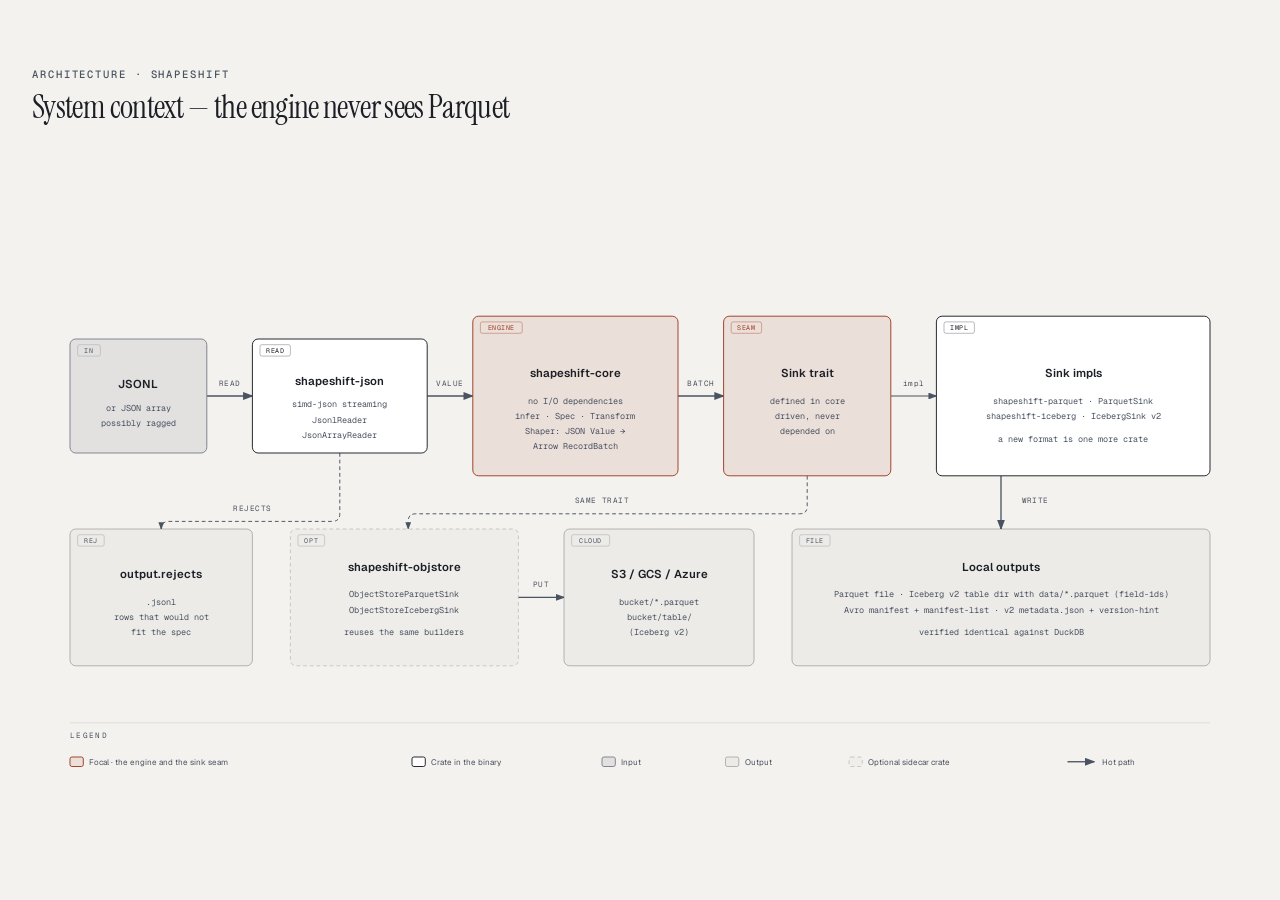
<file: docs/images/architecture-system-context.html>
<!DOCTYPE html>
<html lang="en">
<head>
  <meta charset="UTF-8">
  <meta name="viewport" content="width=device-width, initial-scale=1.0">
  <title>System context — the engine never sees Parquet</title>
  <link href="https://fonts.googleapis.com/css2?family=Instrument+Serif:ital@0;1&family=Geist:wght@400;500;600&family=Geist+Mono:wght@400;500;600&display=swap" rel="stylesheet">
  <style>
    *, *::before, *::after { box-sizing: border-box; margin: 0; padding: 0; }
    :root {
      --color-paper:   #f4f2ee;   /* bone */
      --color-ink:     #1c1f26;   /* graphite */
      --color-muted:   #4a5361;   /* slate */
      --color-accent:  #a13d24;   /* oxide */
      --font-sans:     'Geist', system-ui, sans-serif;
      --font-serif:    'Instrument Serif', serif;
      --font-mono:     'Geist Mono', ui-monospace, monospace;
    }

    body {
      font-family: var(--font-sans);
      background: var(--color-paper);
      color: var(--color-ink);
      min-height: 100vh;
      display: flex;
      align-items: center;
      justify-content: center;
      padding: 3rem 2rem;
    }

    .frame { max-width: 1280px; width: 100%; }

    .eyebrow {
      font-family: var(--font-mono);
      font-size: 0.66rem;
      font-weight: 500;
      letter-spacing: 0.18em;
      text-transform: uppercase;
      color: var(--color-muted);
      margin-bottom: 0.5rem;
    }

    h1 {
      font-family: var(--font-serif);
      font-size: clamp(1.5rem, 2.4vw + 0.75rem, 2rem);
      font-weight: 400;
      letter-spacing: -0.02em;
      line-height: 1.15;
      color: var(--color-ink);
      margin-bottom: 1.5rem;
    }

    svg { width: 100%; min-width: 900px; display: block; }
  </style>
</head>
<body>
  <div class="frame">
    <p class="eyebrow">Architecture · shapeshift</p>
    <h1>System context — the engine never sees Parquet</h1>

    <svg viewBox="0 0 1280 720" xmlns="http://www.w3.org/2000/svg" role="img" aria-labelledby="shapeshift-title shapeshift-desc">
      <title id="shapeshift-title">System context — the engine never sees Parquet</title>
      <desc id="shapeshift-desc">Architecture diagram showing shapeshift streaming JSON through a simd-json reader into an I/O-free core that shapes records into Arrow RecordBatches, then driving a Sink trait defined in that core — implemented by Parquet and Iceberg crates locally and an optional object-store sidecar for cloud buckets — with rows that do not fit the spec written to a rejects file.</desc>
      <defs>
        <marker id="arrow" markerWidth="8" markerHeight="6" refX="7" refY="3" orient="auto"><polygon points="0 0, 8 3, 0 6" fill="#4a5361"/></marker>
        <marker id="arrow-accent" markerWidth="8" markerHeight="6" refX="7" refY="3" orient="auto"><polygon points="0 0, 8 3, 0 6" fill="#a13d24"/></marker>
        <marker id="arrow-link" markerWidth="8" markerHeight="6" refX="7" refY="3" orient="auto"><polygon points="0 0, 8 3, 0 6" fill="#2e5aa8"/></marker>
      </defs>

      <rect width="100%" height="100%" fill="#f4f2ee"/>

      <!-- ============ Connectors ============ -->

      <line x1="184" y1="260" x2="232" y2="260" stroke="#4a5361" stroke-width="1.4" marker-end="url(#arrow)"/>
      <line x1="416" y1="260" x2="464" y2="260" stroke="#4a5361" stroke-width="1.4" marker-end="url(#arrow)"/>
      <path d="M 324,320 V 384 Q 324,392 316,392 H 144 Q 136,392 136,400"
            fill="none" stroke="#4a5361" stroke-width="1" stroke-dasharray="4,3" marker-end="url(#arrow)"/>
      <line x1="680" y1="260" x2="728" y2="260" stroke="#4a5361" stroke-width="1.4" marker-end="url(#arrow)"/>
      <line x1="904" y1="260" x2="952" y2="260" stroke="#4a5361" stroke-width="1.2" marker-end="url(#arrow)"/>
      <line x1="1020" y1="344" x2="1020" y2="400" stroke="#4a5361" stroke-width="1.4" marker-end="url(#arrow)"/>
      <path d="M 816,344 V 376 Q 816,384 808,384 H 404 Q 396,384 396,392 V 400"
            fill="none" stroke="#4a5361" stroke-width="1" stroke-dasharray="4,3" marker-end="url(#arrow)"/>
      <line x1="512" y1="472" x2="560" y2="472" stroke="#4a5361" stroke-width="1.2" marker-end="url(#arrow)"/>

      <!-- ============ Arrow labels ============ -->

      <rect x="186" y="240" width="44" height="12" rx="2" fill="#f4f2ee"/>
      <text x="208" y="249" fill="#4a5361" font-size="8" font-family="'Geist Mono', monospace" text-anchor="middle" letter-spacing="0.06em">READ</text>

      <rect x="418" y="240" width="44" height="12" rx="2" fill="#f4f2ee"/>
      <text x="440" y="249" fill="#4a5361" font-size="8" font-family="'Geist Mono', monospace" text-anchor="middle" letter-spacing="0.06em">VALUE</text>

      <rect x="200" y="372" width="64" height="12" rx="2" fill="#f4f2ee"/>
      <text x="232" y="381" fill="#4a5361" font-size="8" font-family="'Geist Mono', monospace" text-anchor="middle" letter-spacing="0.06em">REJECTS</text>

      <rect x="682" y="240" width="44" height="12" rx="2" fill="#f4f2ee"/>
      <text x="704" y="249" fill="#4a5361" font-size="8" font-family="'Geist Mono', monospace" text-anchor="middle" letter-spacing="0.06em">BATCH</text>

      <rect x="906" y="240" width="44" height="12" rx="2" fill="#f4f2ee"/>
      <text x="928" y="249" fill="#4a5361" font-size="8" font-family="'Geist Mono', monospace" text-anchor="middle" letter-spacing="0.06em">impl</text>

      <rect x="1030" y="364" width="52" height="12" rx="2" fill="#f4f2ee"/>
      <text x="1056" y="373" fill="#4a5361" font-size="8" font-family="'Geist Mono', monospace" text-anchor="middle" letter-spacing="0.06em">WRITE</text>

      <rect x="560" y="364" width="80" height="12" rx="2" fill="#f4f2ee"/>
      <text x="600" y="373" fill="#4a5361" font-size="8" font-family="'Geist Mono', monospace" text-anchor="middle" letter-spacing="0.06em">SAME TRAIT</text>

      <rect x="516" y="452" width="40" height="12" rx="2" fill="#f4f2ee"/>
      <text x="536" y="461" fill="#4a5361" font-size="8" font-family="'Geist Mono', monospace" text-anchor="middle" letter-spacing="0.06em">PUT</text>

      <!-- ============ Nodes ============ -->

      <!-- source (input) -->
      <rect x="40" y="200" width="144" height="120" rx="6" fill="#f4f2ee"/>
      <rect x="40" y="200" width="144" height="120" rx="6" fill="rgba(74,83,97,0.10)" stroke="#79818f" stroke-width="1"/>
      <rect x="48" y="206" width="24" height="12" rx="2" fill="transparent" stroke="rgba(121,129,143,0.40)" stroke-width="0.8"/>
      <text x="60" y="215" fill="#4a5361" font-size="7" font-family="'Geist Mono', monospace" text-anchor="middle" letter-spacing="0.08em">IN</text>
      <text x="112" y="252" fill="#1c1f26" font-size="12" font-weight="600" font-family="'Geist', sans-serif" text-anchor="middle">JSONL</text>
      <text x="112" y="276" fill="#4a5361" font-size="9" font-family="'Geist Mono', monospace" text-anchor="middle">or JSON array</text>
      <text x="112" y="292" fill="#4a5361" font-size="9" font-family="'Geist Mono', monospace" text-anchor="middle">possibly ragged</text>

      <!-- shapeshift-json -->
      <rect x="232" y="200" width="184" height="120" rx="6" fill="#f4f2ee"/>
      <rect x="232" y="200" width="184" height="120" rx="6" fill="#ffffff" stroke="#1c1f26" stroke-width="1"/>
      <rect x="240" y="206" width="32" height="12" rx="2" fill="transparent" stroke="rgba(28,31,38,0.40)" stroke-width="0.8"/>
      <text x="256" y="215" fill="#1c1f26" font-size="7" font-family="'Geist Mono', monospace" text-anchor="middle" letter-spacing="0.08em">READ</text>
      <text x="324" y="248" fill="#1c1f26" font-size="12" font-weight="600" font-family="'Geist', sans-serif" text-anchor="middle">shapeshift-json</text>
      <text x="324" y="272" fill="#4a5361" font-size="9" font-family="'Geist Mono', monospace" text-anchor="middle">simd-json streaming</text>
      <text x="324" y="288" fill="#4a5361" font-size="9" font-family="'Geist Mono', monospace" text-anchor="middle">JsonlReader</text>
      <text x="324" y="304" fill="#4a5361" font-size="9" font-family="'Geist Mono', monospace" text-anchor="middle">JsonArrayReader</text>

      <!-- shapeshift-core (FOCAL 1) -->
      <rect x="464" y="176" width="216" height="168" rx="6" fill="#f4f2ee"/>
      <rect x="464" y="176" width="216" height="168" rx="6" fill="rgba(161,61,36,0.10)" stroke="#a13d24" stroke-width="1"/>
      <rect x="472" y="182" width="44" height="12" rx="2" fill="transparent" stroke="rgba(161,61,36,0.50)" stroke-width="0.8"/>
      <text x="494" y="191" fill="#a13d24" font-size="7" font-family="'Geist Mono', monospace" text-anchor="middle" letter-spacing="0.08em">ENGINE</text>
      <text x="572" y="240" fill="#1c1f26" font-size="12" font-weight="600" font-family="'Geist', sans-serif" text-anchor="middle">shapeshift-core</text>
      <text x="572" y="268" fill="#4a5361" font-size="9" font-family="'Geist Mono', monospace" text-anchor="middle">no I/O dependencies</text>
      <text x="572" y="284" fill="#4a5361" font-size="9" font-family="'Geist Mono', monospace" text-anchor="middle">infer · Spec · Transform</text>
      <text x="572" y="300" fill="#4a5361" font-size="9" font-family="'Geist Mono', monospace" text-anchor="middle">Shaper: JSON Value →</text>
      <text x="572" y="316" fill="#4a5361" font-size="9" font-family="'Geist Mono', monospace" text-anchor="middle">Arrow RecordBatch</text>

      <!-- Sink trait (FOCAL 2) -->
      <rect x="728" y="176" width="176" height="168" rx="6" fill="#f4f2ee"/>
      <rect x="728" y="176" width="176" height="168" rx="6" fill="rgba(161,61,36,0.10)" stroke="#a13d24" stroke-width="1"/>
      <rect x="736" y="182" width="32" height="12" rx="2" fill="transparent" stroke="rgba(161,61,36,0.50)" stroke-width="0.8"/>
      <text x="752" y="191" fill="#a13d24" font-size="7" font-family="'Geist Mono', monospace" text-anchor="middle" letter-spacing="0.08em">SEAM</text>
      <text x="816" y="240" fill="#1c1f26" font-size="12" font-weight="600" font-family="'Geist', sans-serif" text-anchor="middle">Sink trait</text>
      <text x="816" y="268" fill="#4a5361" font-size="9" font-family="'Geist Mono', monospace" text-anchor="middle">defined in core</text>
      <text x="816" y="284" fill="#4a5361" font-size="9" font-family="'Geist Mono', monospace" text-anchor="middle">driven, never</text>
      <text x="816" y="300" fill="#4a5361" font-size="9" font-family="'Geist Mono', monospace" text-anchor="middle">depended on</text>

      <!-- Sink impls -->
      <rect x="952" y="176" width="288" height="168" rx="6" fill="#f4f2ee"/>
      <rect x="952" y="176" width="288" height="168" rx="6" fill="#ffffff" stroke="#1c1f26" stroke-width="1"/>
      <rect x="960" y="182" width="32" height="12" rx="2" fill="transparent" stroke="rgba(28,31,38,0.40)" stroke-width="0.8"/>
      <text x="976" y="191" fill="#1c1f26" font-size="7" font-family="'Geist Mono', monospace" text-anchor="middle" letter-spacing="0.08em">IMPL</text>
      <text x="1096" y="240" fill="#1c1f26" font-size="12" font-weight="600" font-family="'Geist', sans-serif" text-anchor="middle">Sink impls</text>
      <text x="1096" y="268" fill="#4a5361" font-size="9" font-family="'Geist Mono', monospace" text-anchor="middle">shapeshift-parquet · ParquetSink</text>
      <text x="1096" y="284" fill="#4a5361" font-size="9" font-family="'Geist Mono', monospace" text-anchor="middle">shapeshift-iceberg · IcebergSink v2</text>
      <text x="1096" y="308" fill="#4a5361" font-size="9" font-family="'Geist Mono', monospace" text-anchor="middle">a new format is one more crate</text>

      <!-- rejects (external) -->
      <rect x="40" y="400" width="192" height="144" rx="6" fill="#f4f2ee"/>
      <rect x="40" y="400" width="192" height="144" rx="6" fill="rgba(28,31,38,0.03)" stroke="rgba(28,31,38,0.30)" stroke-width="1"/>
      <rect x="48" y="406" width="28" height="12" rx="2" fill="transparent" stroke="rgba(28,31,38,0.22)" stroke-width="0.8"/>
      <text x="62" y="415" fill="#4a5361" font-size="7" font-family="'Geist Mono', monospace" text-anchor="middle" letter-spacing="0.08em">REJ</text>
      <text x="136" y="452" fill="#1c1f26" font-size="12" font-weight="600" font-family="'Geist', sans-serif" text-anchor="middle">output.rejects</text>
      <text x="136" y="480" fill="#4a5361" font-size="9" font-family="'Geist Mono', monospace" text-anchor="middle">.jsonl</text>
      <text x="136" y="496" fill="#4a5361" font-size="9" font-family="'Geist Mono', monospace" text-anchor="middle">rows that would not</text>
      <text x="136" y="512" fill="#4a5361" font-size="9" font-family="'Geist Mono', monospace" text-anchor="middle">fit the spec</text>

      <!-- shapeshift-objstore (optional) -->
      <rect x="272" y="400" width="240" height="144" rx="6" fill="#f4f2ee"/>
      <rect x="272" y="400" width="240" height="144" rx="6" fill="rgba(28,31,38,0.02)" stroke="rgba(28,31,38,0.20)" stroke-width="1" stroke-dasharray="4,3"/>
      <rect x="280" y="406" width="28" height="12" rx="2" fill="transparent" stroke="rgba(28,31,38,0.22)" stroke-width="0.8"/>
      <text x="294" y="415" fill="#4a5361" font-size="7" font-family="'Geist Mono', monospace" text-anchor="middle" letter-spacing="0.08em">OPT</text>
      <text x="392" y="444" fill="#1c1f26" font-size="12" font-weight="600" font-family="'Geist', sans-serif" text-anchor="middle">shapeshift-objstore</text>
      <text x="392" y="472" fill="#4a5361" font-size="9" font-family="'Geist Mono', monospace" text-anchor="middle">ObjectStoreParquetSink</text>
      <text x="392" y="488" fill="#4a5361" font-size="9" font-family="'Geist Mono', monospace" text-anchor="middle">ObjectStoreIcebergSink</text>
      <text x="392" y="512" fill="#4a5361" font-size="9" font-family="'Geist Mono', monospace" text-anchor="middle">reuses the same builders</text>

      <!-- Cloud outputs (external) -->
      <rect x="560" y="400" width="200" height="144" rx="6" fill="#f4f2ee"/>
      <rect x="560" y="400" width="200" height="144" rx="6" fill="rgba(28,31,38,0.03)" stroke="rgba(28,31,38,0.30)" stroke-width="1"/>
      <rect x="568" y="406" width="40" height="12" rx="2" fill="transparent" stroke="rgba(28,31,38,0.22)" stroke-width="0.8"/>
      <text x="588" y="415" fill="#4a5361" font-size="7" font-family="'Geist Mono', monospace" text-anchor="middle" letter-spacing="0.08em">CLOUD</text>
      <text x="660" y="452" fill="#1c1f26" font-size="12" font-weight="600" font-family="'Geist', sans-serif" text-anchor="middle">S3 / GCS / Azure</text>
      <text x="660" y="480" fill="#4a5361" font-size="9" font-family="'Geist Mono', monospace" text-anchor="middle">bucket/*.parquet</text>
      <text x="660" y="496" fill="#4a5361" font-size="9" font-family="'Geist Mono', monospace" text-anchor="middle">bucket/table/</text>
      <text x="660" y="512" fill="#4a5361" font-size="9" font-family="'Geist Mono', monospace" text-anchor="middle">(Iceberg v2)</text>

      <!-- Local outputs (external) -->
      <rect x="800" y="400" width="440" height="144" rx="6" fill="#f4f2ee"/>
      <rect x="800" y="400" width="440" height="144" rx="6" fill="rgba(28,31,38,0.03)" stroke="rgba(28,31,38,0.30)" stroke-width="1"/>
      <rect x="808" y="406" width="32" height="12" rx="2" fill="transparent" stroke="rgba(28,31,38,0.22)" stroke-width="0.8"/>
      <text x="824" y="415" fill="#4a5361" font-size="7" font-family="'Geist Mono', monospace" text-anchor="middle" letter-spacing="0.08em">FILE</text>
      <text x="1020" y="444" fill="#1c1f26" font-size="12" font-weight="600" font-family="'Geist', sans-serif" text-anchor="middle">Local outputs</text>
      <text x="1020" y="472" fill="#4a5361" font-size="9" font-family="'Geist Mono', monospace" text-anchor="middle">Parquet file · Iceberg v2 table dir with data/*.parquet (field-ids)</text>
      <text x="1020" y="488" fill="#4a5361" font-size="9" font-family="'Geist Mono', monospace" text-anchor="middle">Avro manifest + manifest-list · v2 metadata.json + version-hint</text>
      <text x="1020" y="512" fill="#4a5361" font-size="9" font-family="'Geist Mono', monospace" text-anchor="middle">verified identical against DuckDB</text>

      <!-- ============ Legend ============ -->

      <line x1="40" y1="604" x2="1240" y2="604" stroke="rgba(28,31,38,0.12)" stroke-width="0.8"/>
      <text x="40" y="620" fill="#4a5361" font-size="8" font-family="'Geist Mono', monospace" letter-spacing="0.18em">LEGEND</text>

      <rect x="40" y="640" width="14" height="10" rx="2" fill="rgba(161,61,36,0.10)" stroke="#a13d24" stroke-width="1"/>
      <text x="60" y="648" fill="#4a5361" font-size="8.5" font-family="'Geist', sans-serif">Focal · the engine and the sink seam</text>

      <rect x="400" y="640" width="14" height="10" rx="2" fill="#ffffff" stroke="#1c1f26" stroke-width="1"/>
      <text x="420" y="648" fill="#4a5361" font-size="8.5" font-family="'Geist', sans-serif">Crate in the binary</text>

      <rect x="600" y="640" width="14" height="10" rx="2" fill="rgba(74,83,97,0.10)" stroke="#79818f" stroke-width="1"/>
      <text x="620" y="648" fill="#4a5361" font-size="8.5" font-family="'Geist', sans-serif">Input</text>

      <rect x="730" y="640" width="14" height="10" rx="2" fill="rgba(28,31,38,0.03)" stroke="rgba(28,31,38,0.30)" stroke-width="1"/>
      <text x="750" y="648" fill="#4a5361" font-size="8.5" font-family="'Geist', sans-serif">Output</text>

      <rect x="860" y="640" width="14" height="10" rx="2" fill="rgba(28,31,38,0.02)" stroke="rgba(28,31,38,0.20)" stroke-width="1" stroke-dasharray="4,3"/>
      <text x="880" y="648" fill="#4a5361" font-size="8.5" font-family="'Geist', sans-serif">Optional sidecar crate</text>

      <line x1="1090" y1="645" x2="1118" y2="645" stroke="#4a5361" stroke-width="1.4" marker-end="url(#arrow)"/>
      <text x="1126" y="648" fill="#4a5361" font-size="8.5" font-family="'Geist', sans-serif">Hot path</text>
    </svg>
  </div>
</body>
</html>
</file>
